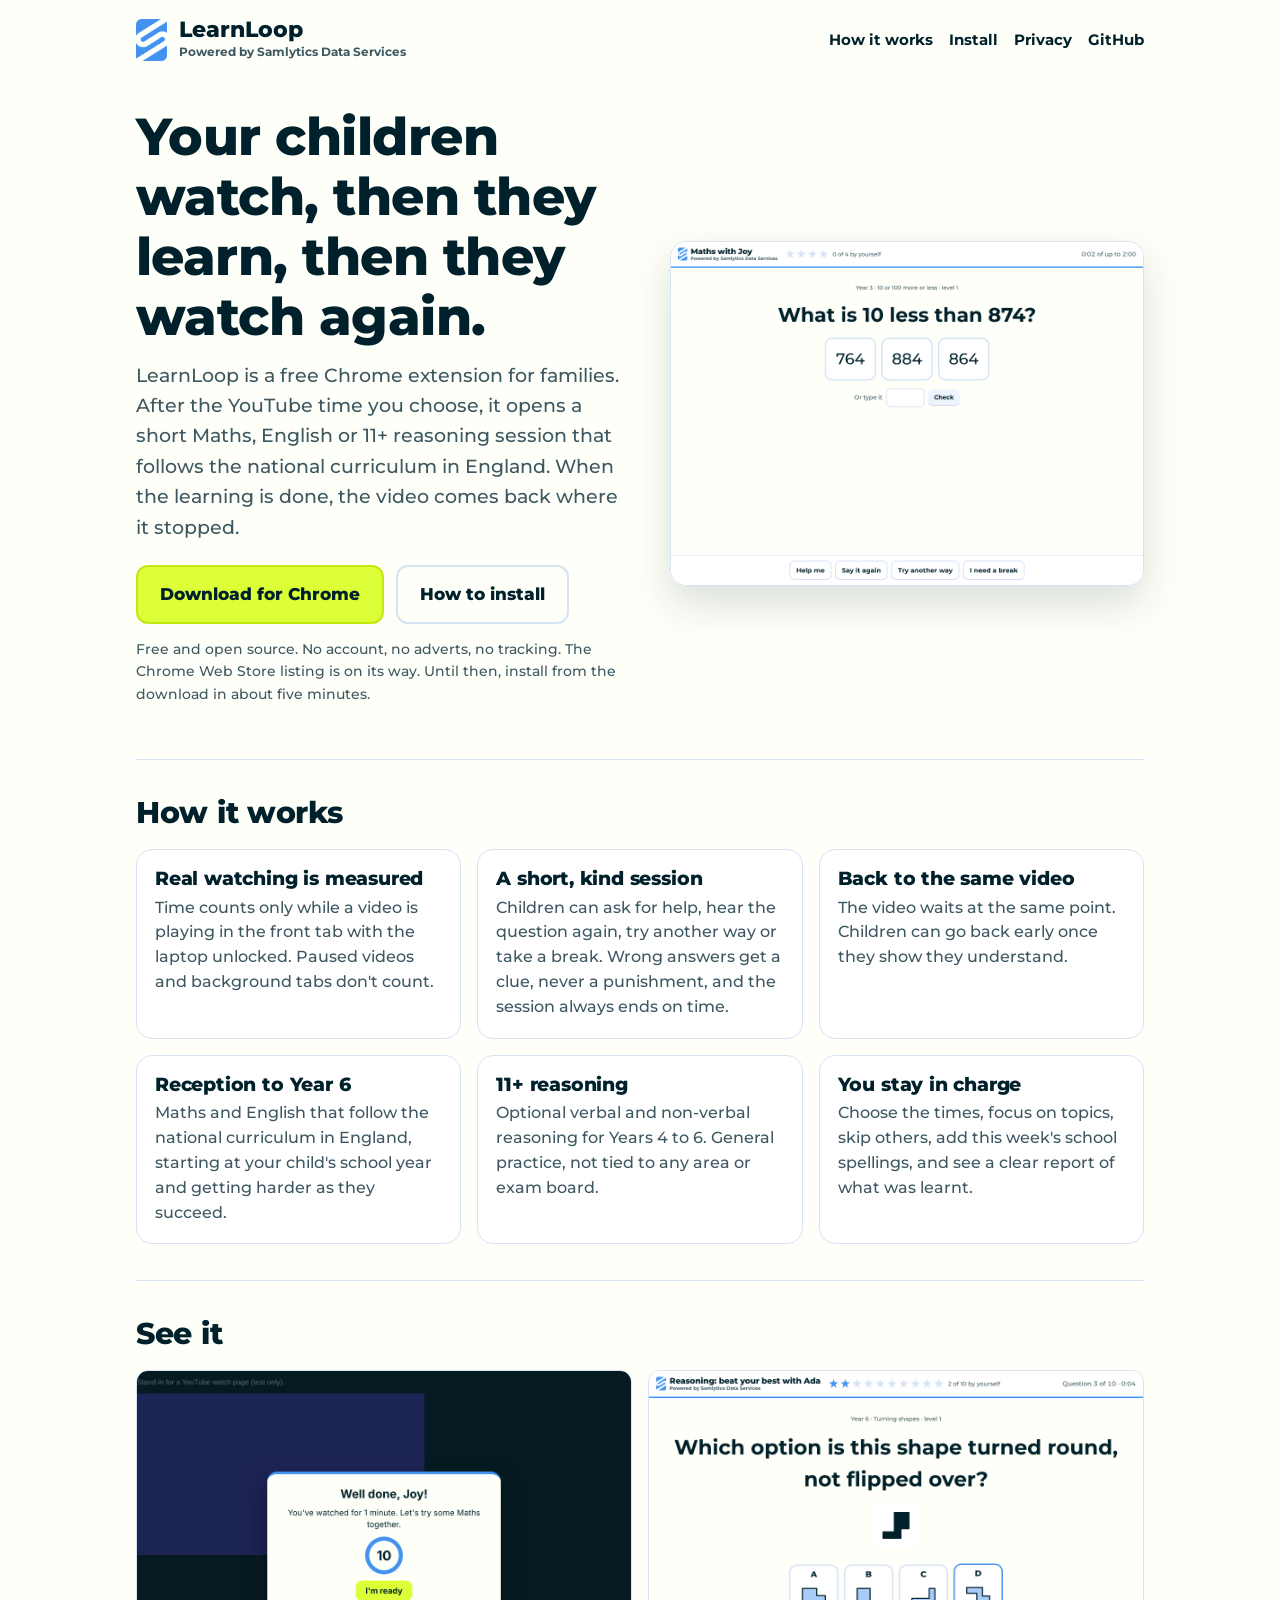
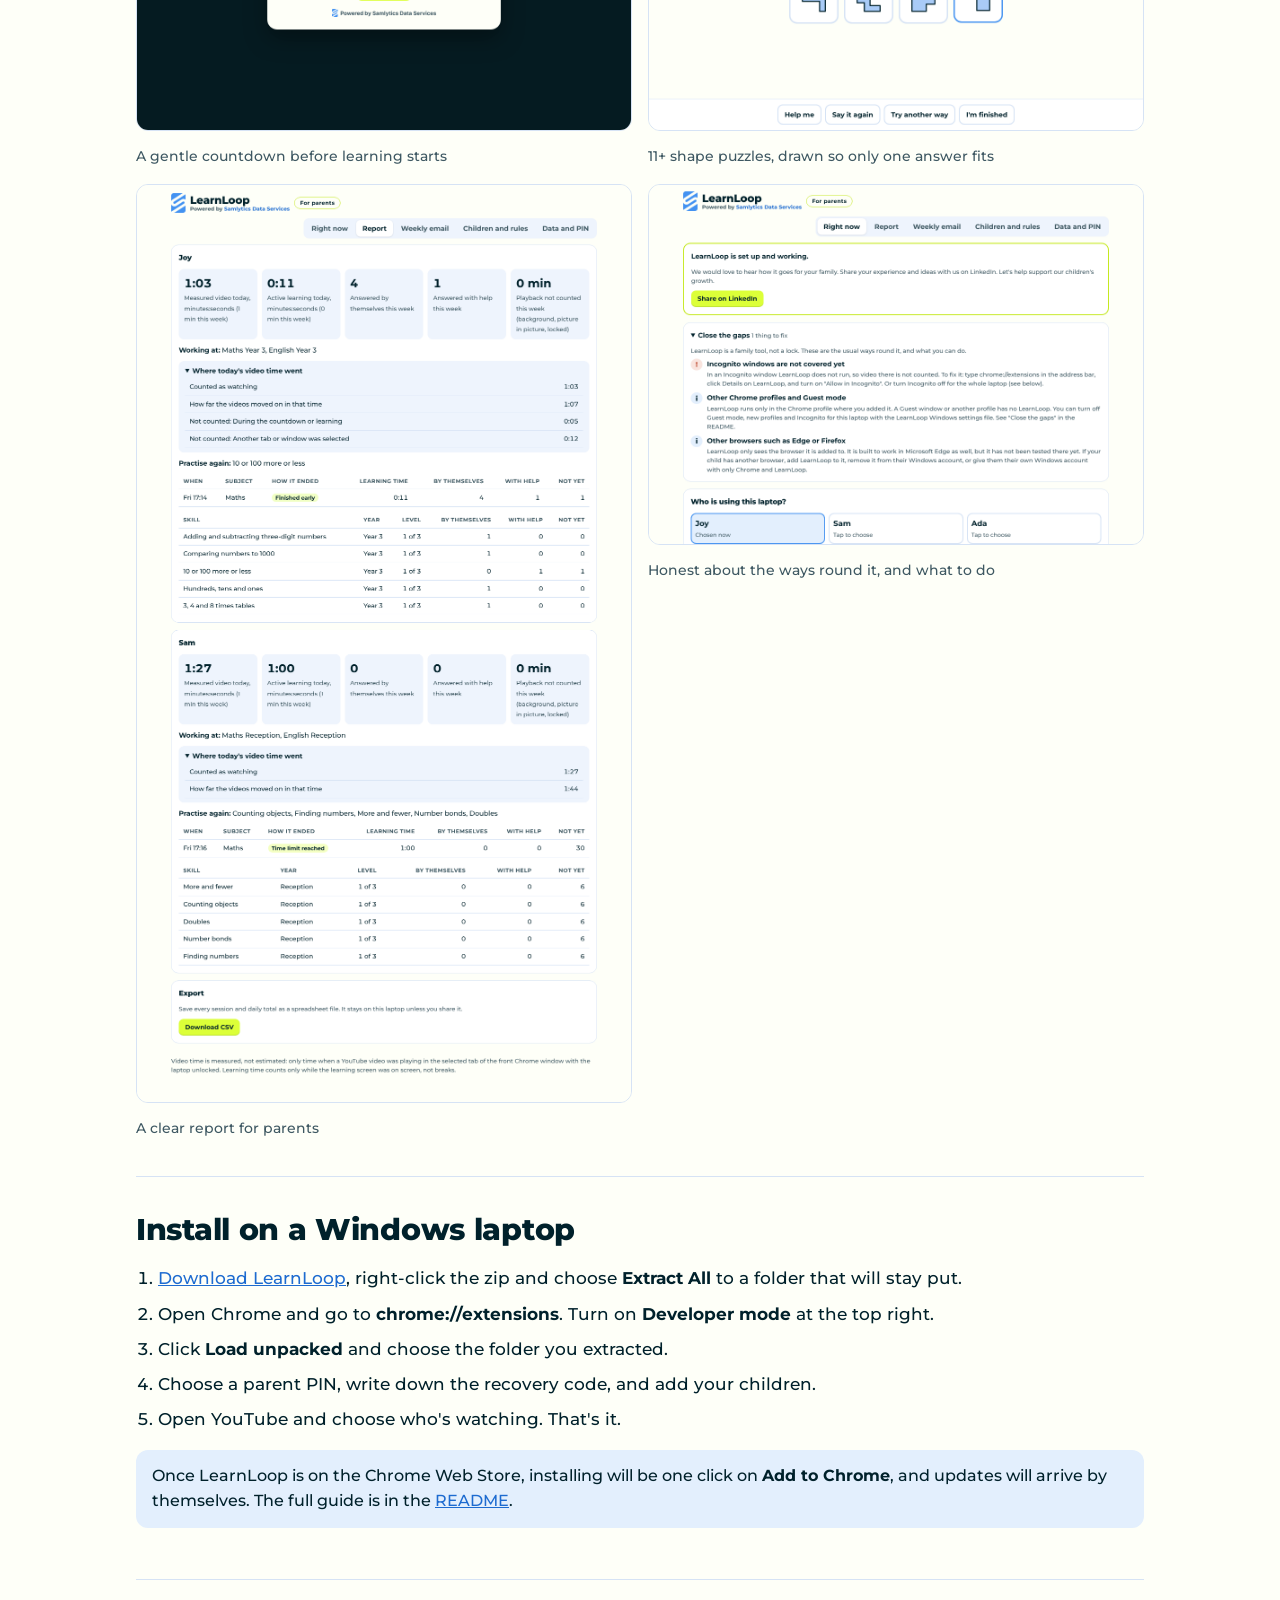
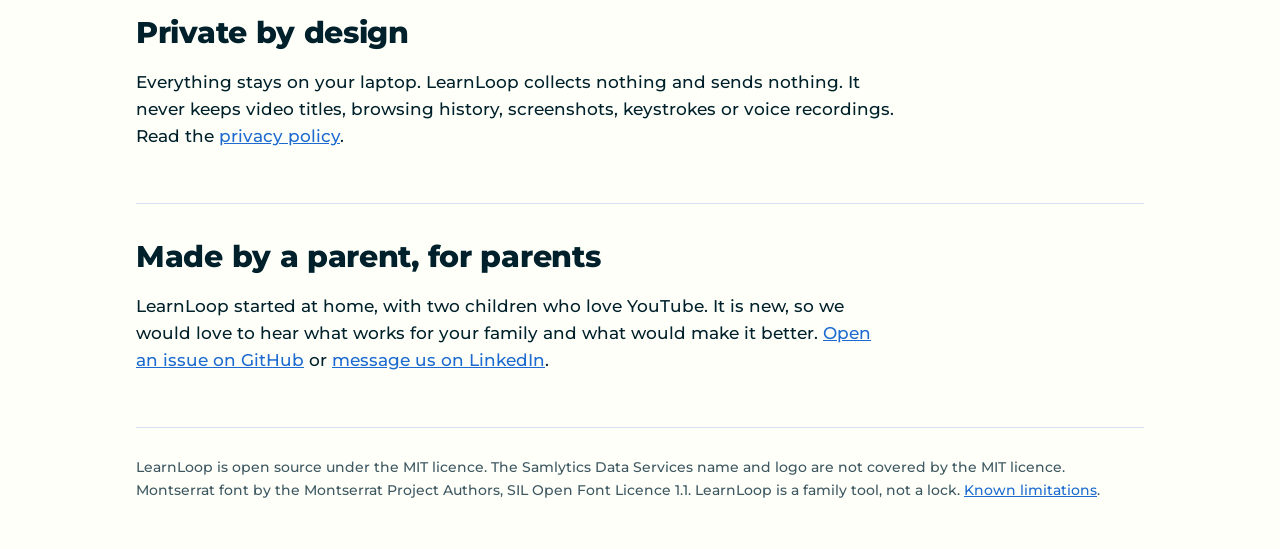
<file: docs/index.html>
<!doctype html>
<html lang="en-GB">
<head>
<meta charset="utf-8">
<meta name="viewport" content="width=device-width,initial-scale=1">
<title>LearnLoop: watch and learn</title>
<meta name="description" content="LearnLoop is a free, open-source Chrome extension that turns YouTube time into short, kind Maths, English and 11+ reasoning practice for primary school children.">
<link rel="icon" href="assets/samlytics-mark.png">
<link rel="stylesheet" href="assets/site.css">
</head>
<body>
<div class="wrap">
  <header class="top">
    <img src="assets/samlytics-mark.png" alt="Samlytics Data Services logo">
    <div><div class="name">LearnLoop</div><div class="by">Powered by Samlytics Data Services</div></div>
    <nav><a href="#how">How it works</a><a href="#install">Install</a><a href="privacy.html">Privacy</a><a href="https://github.com/SamsonOluwaseun/LearnLoop">GitHub</a></nav>
  </header>

  <div class="hero">
    <div>
      <h1>Your children watch, then they learn, then they watch again.</h1>
      <p class="lead">LearnLoop is a free Chrome extension for families. After the YouTube time you choose, it opens a short Maths, English or 11+ reasoning session that follows the national curriculum in England. When the learning is done, the video comes back where it stopped.</p>
      <div class="cta">
        <a class="btn" id="get" href="https://github.com/SamsonOluwaseun/LearnLoop/raw/main/download/LearnLoop-v1.2.0.zip">Download for Chrome</a>
        <a class="btn ghost" href="#install">How to install</a>
      </div>
      <p class="small">Free and open source. No account, no adverts, no tracking. The Chrome Web Store listing is on its way. Until then, install from the download in about five minutes.</p>
    </div>
    <img src="img/learning.png" alt="A LearnLoop learning screen with a Maths question, big answer buttons and Help me, Say it again, Try another way and I need a break">
  </div>

  <section id="how">
    <h2>How it works</h2>
    <div class="grid3">
      <div class="card"><h3>Real watching is measured</h3><p>Time counts only while a video is playing in the front tab with the laptop unlocked. Paused videos and background tabs don't count.</p></div>
      <div class="card"><h3>A short, kind session</h3><p>Children can ask for help, hear the question again, try another way or take a break. Wrong answers get a clue, never a punishment, and the session always ends on time.</p></div>
      <div class="card"><h3>Back to the same video</h3><p>The video waits at the same point. Children can go back early once they show they understand.</p></div>
      <div class="card"><h3>Reception to Year 6</h3><p>Maths and English that follow the national curriculum in England, starting at your child's school year and getting harder as they succeed.</p></div>
      <div class="card"><h3>11+ reasoning</h3><p>Optional verbal and non-verbal reasoning for Years 4 to 6. General practice, not tied to any area or exam board.</p></div>
      <div class="card"><h3>You stay in charge</h3><p>Choose the times, focus on topics, skip others, add this week's school spellings, and see a clear report of what was learnt.</p></div>
    </div>
  </section>

  <section>
    <h2>See it</h2>
    <div class="shots">
      <figure><img src="img/countdown.png" alt="A gentle countdown on a video page saying well done and naming the subject"><figcaption>A gentle countdown before learning starts</figcaption></figure>
      <figure><img src="img/reasoning.png" alt="A shape puzzle with four picture options"><figcaption>11+ shape puzzles, drawn so only one answer fits</figcaption></figure>
      <figure><img src="img/report.png" alt="The parent report with measured video time, learning time and answers"><figcaption>A clear report for parents</figcaption></figure>
      <figure><img src="img/gaps.png" alt="The Close the gaps panel listing Incognito, other profiles and other browsers"><figcaption>Honest about the ways round it, and what to do</figcaption></figure>
    </div>
  </section>

  <section id="install">
    <h2>Install on a Windows laptop</h2>
    <ol class="steps">
      <li><a href="https://github.com/SamsonOluwaseun/LearnLoop/raw/main/download/LearnLoop-v1.2.0.zip">Download LearnLoop</a>, right-click the zip and choose <b>Extract All</b> to a folder that will stay put.</li>
      <li>Open Chrome and go to <b>chrome://extensions</b>. Turn on <b>Developer mode</b> at the top right.</li>
      <li>Click <b>Load unpacked</b> and choose the folder you extracted.</li>
      <li>Choose a parent PIN, write down the recovery code, and add your children.</li>
      <li>Open YouTube and choose who's watching. That's it.</li>
    </ol>
    <p class="note">Once LearnLoop is on the Chrome Web Store, installing will be one click on <b>Add to Chrome</b>, and updates will arrive by themselves. The full guide is in the <a href="https://github.com/SamsonOluwaseun/LearnLoop#install-on-a-windows-laptop-chrome">README</a>.</p>
  </section>

  <section>
    <h2>Private by design</h2>
    <p class="prose">Everything stays on your laptop. LearnLoop collects nothing and sends nothing. It never keeps video titles, browsing history, screenshots, keystrokes or voice recordings. Read the <a href="privacy.html">privacy policy</a>.</p>
  </section>

  <section>
    <h2>Made by a parent, for parents</h2>
    <p class="prose">LearnLoop started at home, with two children who love YouTube. It is new, so we would love to hear what works for your family and what would make it better. <a href="https://github.com/SamsonOluwaseun/LearnLoop/issues">Open an issue on GitHub</a> or <a href="https://www.linkedin.com/in/samlytics-data-service-487a7728a/">message us on LinkedIn</a>.</p>
  </section>

  <footer>LearnLoop is open source under the MIT licence. The Samlytics Data Services name and logo are not covered by the MIT licence. Montserrat font by the Montserrat Project Authors, SIL Open Font Licence 1.1. LearnLoop is a family tool, not a lock. <a href="https://github.com/SamsonOluwaseun/LearnLoop/blob/main/docs/KNOWN-LIMITATIONS.md">Known limitations</a>.</footer>
</div>
</body>
</html>
</file>
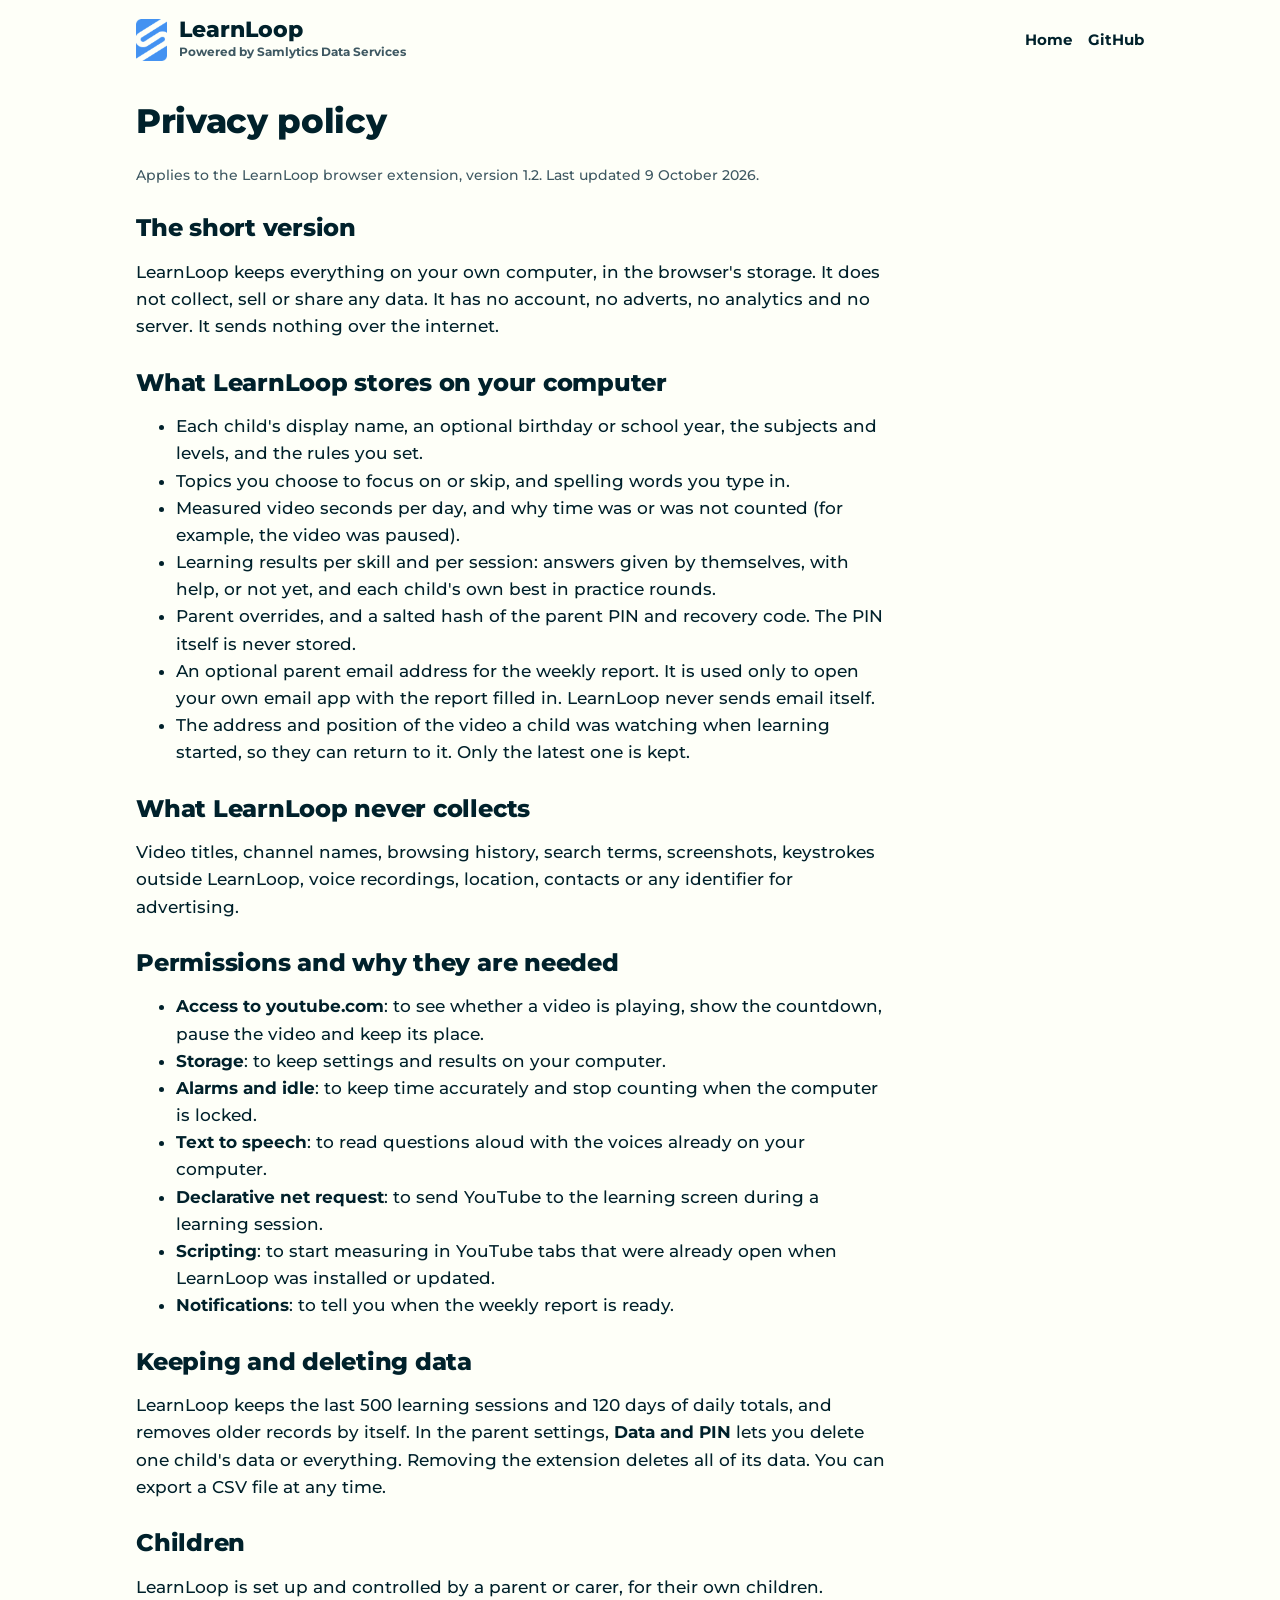
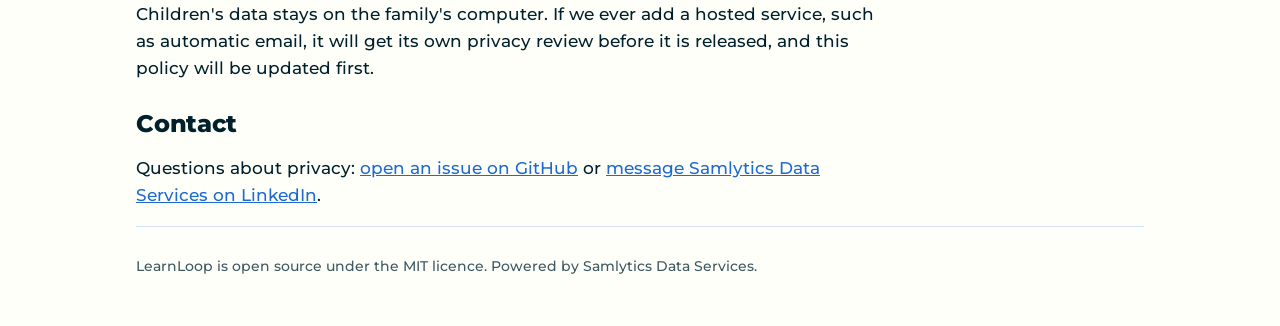
<file: docs/privacy.html>
<!doctype html>
<html lang="en-GB">
<head>
<meta charset="utf-8">
<meta name="viewport" content="width=device-width,initial-scale=1">
<title>LearnLoop privacy policy</title>
<link rel="icon" href="assets/samlytics-mark.png">
<link rel="stylesheet" href="assets/site.css">
</head>
<body>
<div class="wrap">
  <header class="top">
    <img src="assets/samlytics-mark.png" alt="Samlytics Data Services logo">
    <div><div class="name">LearnLoop</div><div class="by">Powered by Samlytics Data Services</div></div>
    <nav><a href="index.html">Home</a><a href="https://github.com/SamsonOluwaseun/LearnLoop">GitHub</a></nav>
  </header>
  <main class="prose">
    <h1>Privacy policy</h1>
    <p class="small">Applies to the LearnLoop browser extension, version 1.2. Last updated 9 October 2026.</p>

    <h2>The short version</h2>
    <p>LearnLoop keeps everything on your own computer, in the browser's storage. It does not collect, sell or share any data. It has no account, no adverts, no analytics and no server. It sends nothing over the internet.</p>

    <h2>What LearnLoop stores on your computer</h2>
    <ul>
      <li>Each child's display name, an optional birthday or school year, the subjects and levels, and the rules you set.</li>
      <li>Topics you choose to focus on or skip, and spelling words you type in.</li>
      <li>Measured video seconds per day, and why time was or was not counted (for example, the video was paused).</li>
      <li>Learning results per skill and per session: answers given by themselves, with help, or not yet, and each child's own best in practice rounds.</li>
      <li>Parent overrides, and a salted hash of the parent PIN and recovery code. The PIN itself is never stored.</li>
      <li>An optional parent email address for the weekly report. It is used only to open your own email app with the report filled in. LearnLoop never sends email itself.</li>
      <li>The address and position of the video a child was watching when learning started, so they can return to it. Only the latest one is kept.</li>
    </ul>

    <h2>What LearnLoop never collects</h2>
    <p>Video titles, channel names, browsing history, search terms, screenshots, keystrokes outside LearnLoop, voice recordings, location, contacts or any identifier for advertising.</p>

    <h2>Permissions and why they are needed</h2>
    <ul>
      <li><b>Access to youtube.com</b>: to see whether a video is playing, show the countdown, pause the video and keep its place.</li>
      <li><b>Storage</b>: to keep settings and results on your computer.</li>
      <li><b>Alarms and idle</b>: to keep time accurately and stop counting when the computer is locked.</li>
      <li><b>Text to speech</b>: to read questions aloud with the voices already on your computer.</li>
      <li><b>Declarative net request</b>: to send YouTube to the learning screen during a learning session.</li>
      <li><b>Scripting</b>: to start measuring in YouTube tabs that were already open when LearnLoop was installed or updated.</li>
      <li><b>Notifications</b>: to tell you when the weekly report is ready.</li>
    </ul>

    <h2>Keeping and deleting data</h2>
    <p>LearnLoop keeps the last 500 learning sessions and 120 days of daily totals, and removes older records by itself. In the parent settings, <b>Data and PIN</b> lets you delete one child's data or everything. Removing the extension deletes all of its data. You can export a CSV file at any time.</p>

    <h2>Children</h2>
    <p>LearnLoop is set up and controlled by a parent or carer, for their own children. Children's data stays on the family's computer. If we ever add a hosted service, such as automatic email, it will get its own privacy review before it is released, and this policy will be updated first.</p>

    <h2>Contact</h2>
    <p>Questions about privacy: <a href="https://github.com/SamsonOluwaseun/LearnLoop/issues">open an issue on GitHub</a> or <a href="https://www.linkedin.com/in/samlytics-data-service-487a7728a/">message Samlytics Data Services on LinkedIn</a>.</p>
  </main>
  <footer>LearnLoop is open source under the MIT licence. Powered by Samlytics Data Services.</footer>
</div>
</body>
</html>
</file>
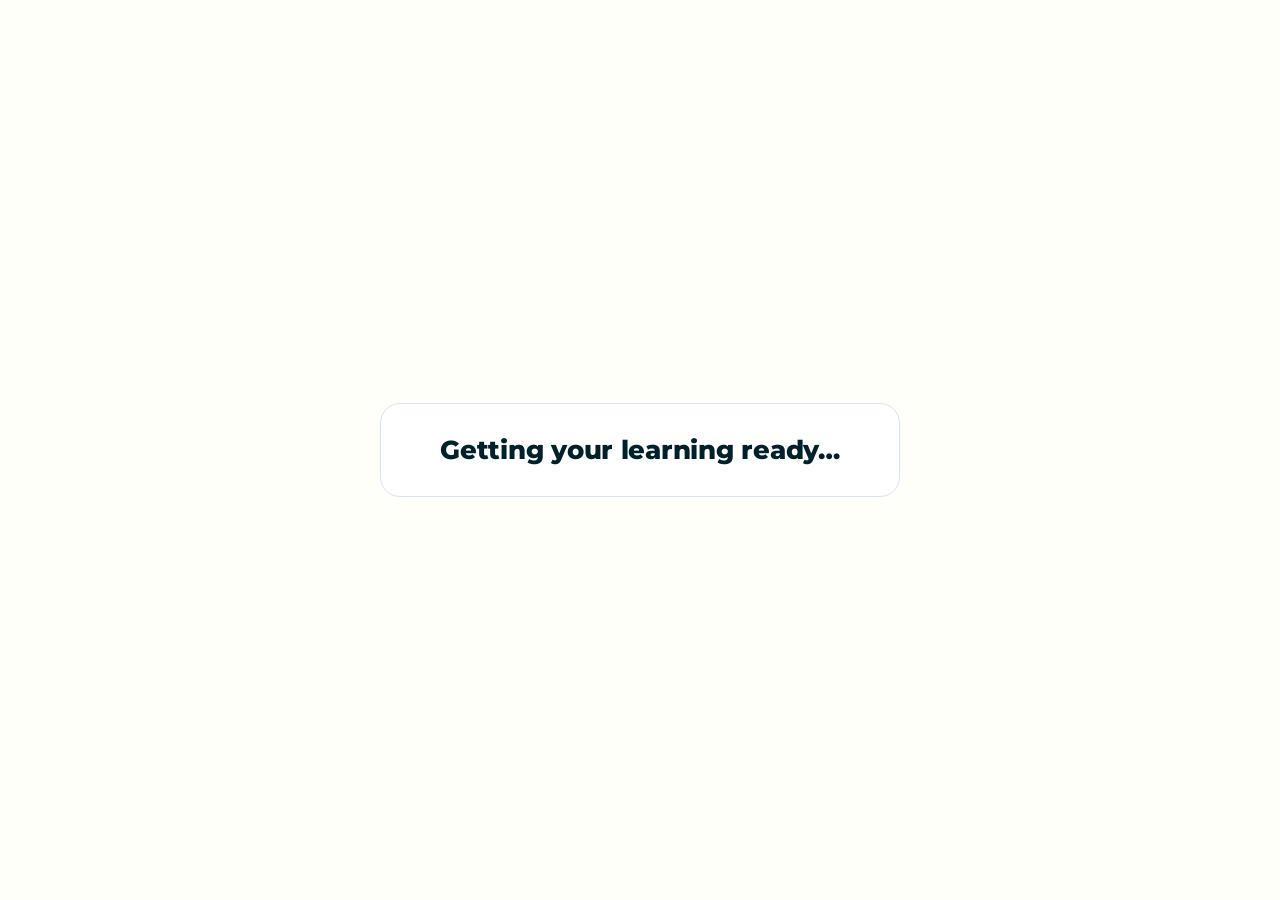
<file: extension/learn.html>
<!doctype html>
<html lang="en-GB">
<head>
<meta charset="utf-8">
<meta name="viewport" content="width=device-width,initial-scale=1">
<title>LearnLoop learning</title>
<link rel="stylesheet" href="ui.css">
<style>
  html,body{height:100%}
  .learn{position:fixed}
  .over{position:fixed}
  .lbody{padding-block:36px}
  .prompt{font-size:clamp(30px,5vw,46px)}
  .choice{min-width:120px;min-height:100px;font-size:36px}
  .choice.pic{font-size:60px;min-width:130px}
  .choice.text{font-size:20px;min-height:64px;min-width:140px;max-width:100%;font-family:var(--f-body);font-weight:700}
  .groups{display:flex;gap:18px;flex-wrap:wrap;justify-content:center}
  .groups>div{border:2px dashed var(--line);border-radius:16px;padding:10px 14px;display:grid;justify-items:center;gap:6px;min-width:140px}
  .groups b{font-size:22px;color:var(--brand-text)} .groups span{font-size:34px;max-width:260px}
  .tenframe{display:grid;grid-template-columns:repeat(5,40px);gap:6px;padding:8px;border:3px solid var(--ink);border-radius:10px}
  .tenframe i{width:40px;height:40px;border-radius:50%;border:2px dashed var(--line);display:block} .tenframe i.on{background:var(--brand);border:0}
  .tensones{display:flex;align-items:flex-end;gap:5px;flex-wrap:wrap;justify-content:center} .tensones .ten{width:14px;height:110px;display:block;background:repeating-linear-gradient(to bottom,var(--brand) 0 10px,var(--surface) 10px 11px);border:1px solid var(--brand-text);border-radius:3px}
  .tensones .one{width:14px;height:14px;display:block;background:var(--lime2);border:1px solid var(--leaf);border-radius:3px} .tensones .gap{width:14px}
  .array{display:grid;gap:6px} .array i{width:26px;height:26px;border-radius:50%;background:var(--brand);display:block}
  .fbar{display:grid;width:min(420px,90vw);height:44px;border:3px solid var(--ink);border-radius:8px;overflow:hidden} .fbar i{border-right:2px solid var(--ink);display:block} .fbar i:last-child{border-right:0} .fbar i.on{background:var(--lime2)}
  .coins{display:flex;gap:12px;flex-wrap:wrap;justify-content:center} .coin{width:74px;height:74px;border-radius:50%;display:grid;place-items:center;font-weight:800;font-size:20px;color:#00212B;border:3px solid rgb(0 0 0/.2)}
  .coin.copper{background:#D9915B} .coin.silver{background:#D7DDE2} .coin.gold{background:#E8C55A}
  svg.clock{width:200px;height:200px} .cface{fill:var(--surface);stroke:var(--ink);stroke-width:4} .cnum{font:700 11px var(--f-body);fill:var(--ink)} .chour{stroke:var(--ink)} .cmin{stroke:var(--brand)} .cdot{fill:var(--ink)}
  .bigtext{font-family:var(--f-display);font-weight:800;font-size:72px;line-height:1;color:var(--brand-text)} .bigtext.word{letter-spacing:.08em;color:var(--ink);background:var(--surface);border:3px solid var(--brand);border-radius:18px;padding:10px 28px}
  .sentence{font-size:24px;font-weight:700;background:var(--surface);border-left:6px solid var(--brand);border-radius:8px;padding:10px 18px;max-width:640px}
  .passage{font-size:19px;line-height:1.7;text-align:left;background:var(--surface);border:1px solid var(--line);border-radius:14px;padding:14px 18px;max-width:640px}
  .column{font:800 34px/1.25 ui-monospace,Consolas,monospace;margin:0;text-align:right}
  /* drawings for Years 4 to 6 and Reasoning */
  .svgbox{display:block} .qsvg{max-width:100%;height:auto}
  .qsvg .s-soft{fill:var(--sky-soft)} .qsvg .s-line{stroke:var(--ink);stroke-width:2;stroke-linejoin:round} .qsvg .s-fill{fill:var(--brand)} .qsvg .s-brandline{stroke:var(--brand)}
  .qsvg .s-text{fill:var(--ink);font:700 13px var(--f-body)} .qsvg .s-small{fill:var(--muted);font:600 11px var(--f-body)} .qsvg .s-gridline{stroke:var(--line);stroke-width:1}
  /* shape puzzles keep fixed paper colours in light and dark mode, so white, light and dark always mean the same */
  svg.nvr{background:#FFFFFF;border-radius:10px}
  svg.nvr .s-empty{fill:#FFFFFF} svg.nvr .s-soft{fill:#A9CBF7} svg.nvr .s-fill{fill:#00212B} svg.nvr .s-line{stroke:#00212B;stroke-width:2.5}
  svg.nvr .s-dot{fill:#C4553C} svg.nvr .s-cell{fill:#FFFFFF;stroke:#B9CCE6;stroke-width:2} svg.nvr .s-ask{stroke:#1D6BD0;stroke-dasharray:6 4}
  svg.nvr .s-big{fill:#1D6BD0;font:800 30px var(--f-display)} svg.nvr .s-text{fill:#00212B} svg.nvr .s-mirror{stroke:#C4553C;stroke-width:3;stroke-dasharray:7 5}
  .choice.svgc{display:grid;justify-items:center;gap:4px;padding:8px 10px;min-width:110px;min-height:auto;font-size:18px}
  .choice.svgc .opt{font:800 18px var(--f-display)} .choice.svgc svg{width:84px;height:auto}
  .switch{display:flex;gap:10px;align-items:flex-start;text-align:left;background:var(--accent-soft);border-radius:12px;padding:10px 14px;font-size:16px;max-width:520px}
  .switch input{width:22px;height:22px;margin-top:2px;accent-color:var(--brand)}
  .speakbtn.big{width:72px;height:72px;font-size:34px}
  .speakbtn{border:0;background:var(--sky-soft);border-radius:99px;width:52px;height:52px;font-size:24px}
</style>
</head>
<body>
<div id="app"><div class="over"><div class="card"><h2>Getting your learning ready…</h2></div></div></div>
<script src="curriculum.js"></script>
<script src="curriculum-ks2.js"></script>
<script src="reasoning.js"></script>
<script src="engine.js"></script>
<script src="learn.js"></script>
</body>
</html>
</file>
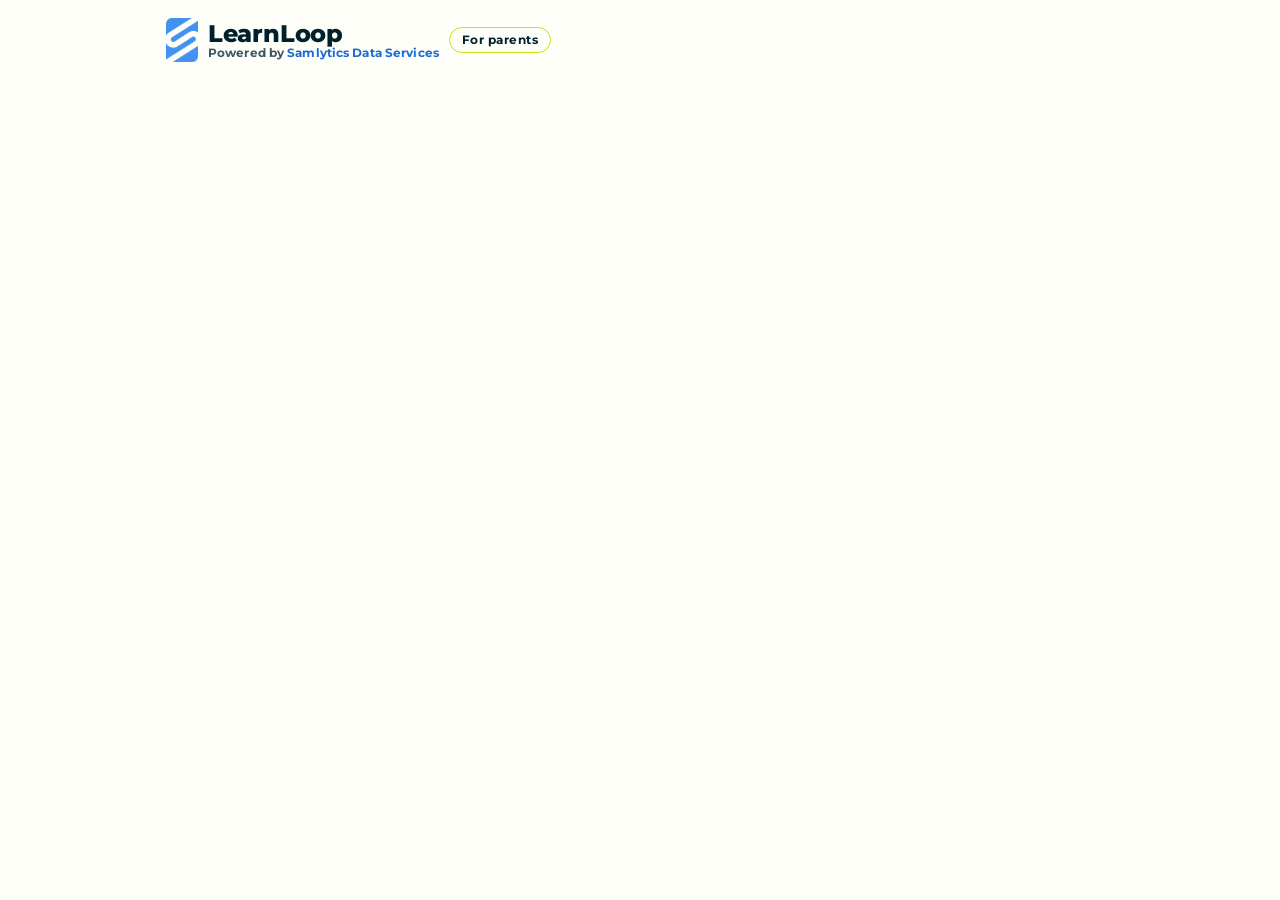
<file: extension/options.html>
<!doctype html>
<html lang="en-GB">
<head>
<meta charset="utf-8">
<meta name="viewport" content="width=device-width,initial-scale=1">
<title>LearnLoop for parents</title>
<link rel="stylesheet" href="ui.css">
<style>
  .wrap{max-width:980px}
  .stack{display:grid;gap:16px}
  .kidform{border:1px solid var(--line);border-radius:14px;padding:14px;display:grid;gap:10px}
  .actions{display:flex;flex-wrap:wrap;gap:8px}
  .code{font-family:Consolas,"Cascadia Mono",monospace;font-size:26px;letter-spacing:.12em;background:var(--accent-soft);padding:10px 16px;border-radius:12px;user-select:all}
  .ok{color:var(--leaf);font-weight:700}
  .state{font-weight:700}
  .confirm{background:var(--rose-soft);border-radius:12px;padding:12px;display:grid;gap:8px}
  .card{text-align:left;justify-items:stretch;margin:24px auto}
  select[data-b]{width:auto;min-width:96px;border:1px solid var(--line);border-radius:9px;padding:7px 10px;background:var(--surface)}
  .tabs{flex-wrap:wrap}
  details.gaps summary{cursor:pointer} .gaplist{list-style:none;margin:8px 0 0;padding:0;display:grid;gap:10px} .gaplist li{display:flex;gap:10px;align-items:flex-start}
  .gaplist .tick{flex:0 0 26px;height:26px;border-radius:50%;display:grid;place-items:center;font-weight:800;background:var(--sky-soft);color:var(--ink)} .gaplist .tick.done{background:var(--leaf-soft);color:var(--leaf)} .gaplist .tick.warn{background:var(--rose-soft);color:var(--rose)}
  details.topics{border:1px dashed var(--line);border-radius:12px;padding:10px 12px;display:grid;gap:10px}
  details.topics[open]{gap:10px}
  .topicbox{display:grid;gap:6px} .topicbox select{border:1px solid var(--line);border-radius:8px;padding:5px 8px;background:var(--surface)}
  textarea{width:100%;border:1px solid var(--line);border-radius:9px;padding:8px 10px;font:inherit;background:var(--surface);color:var(--ink)}
</style>
</head>
<body>
<div class="wrap">
  <header class="top">
    <div class="brand"><img class="mark" src="brand/samlytics-mark.png" alt="Samlytics Data Services logo"><div class="brandtext"><h1>LearnLoop</h1><span class="powered">Powered by <b>Samlytics Data Services</b></span></div><span class="chip">For parents</span></div>
    <nav class="tabs" role="tablist" id="tabs" hidden>
      <button role="tab" data-v="now" aria-selected="true">Right now</button>
      <button role="tab" data-v="report" aria-selected="false">Report</button>
      <button role="tab" data-v="weekly" aria-selected="false">Weekly email</button>
      <button role="tab" data-v="kids" aria-selected="false">Children and rules</button>
      <button role="tab" data-v="privacy" aria-selected="false">Data and PIN</button>
    </nav>
  </header>
  <main id="main"></main>
</div>
<script src="curriculum.js"></script>
<script src="curriculum-ks2.js"></script>
<script src="reasoning.js"></script>
<script src="engine.js"></script>
<script src="core.js"></script>
<script src="options.js"></script>
</body>
</html>
</file>
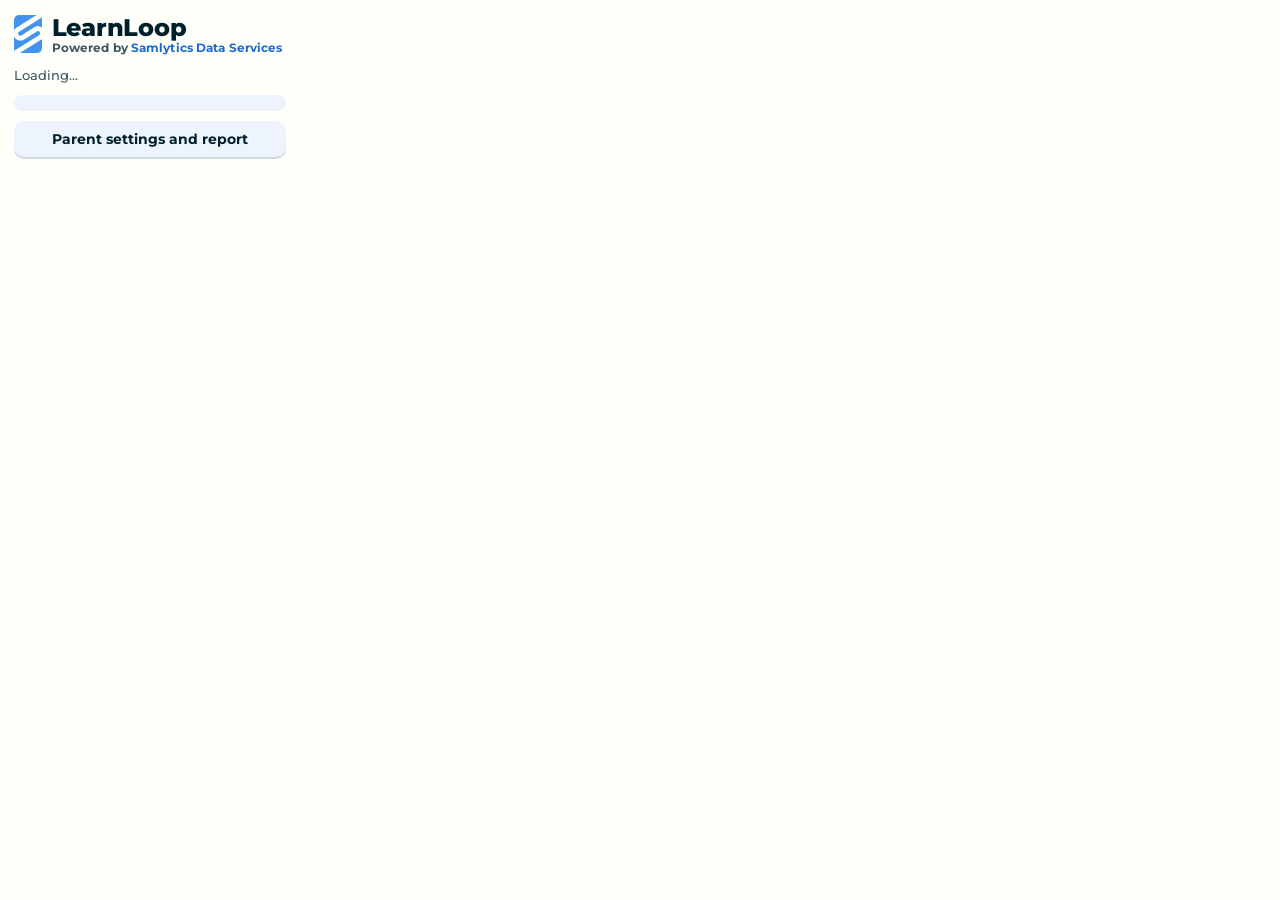
<file: extension/popup.html>
<!doctype html>
<html lang="en-GB"><head><meta charset="utf-8"><title>LearnLoop</title><link rel="stylesheet" href="ui.css">
<style>body{width:300px;padding:14px;display:grid;gap:10px}h1{font-size:20px}.mark{height:38px}</style></head>
<body>
<div class="brand"><img class="mark" src="brand/samlytics-mark.png" alt="Samlytics Data Services logo"><div class="brandtext"><h1>LearnLoop</h1><span class="powered">Powered by <b>Samlytics Data Services</b></span></div></div>
<div id="s" class="note">Loading…</div>
<div id="d" class="why"></div>
<button class="btn small" id="practise" hidden>Practise (no video needed)</button>
<button class="btn small ghost" id="open">Parent settings and report</button>
<script src="popup.js"></script>
</body></html>
</file>
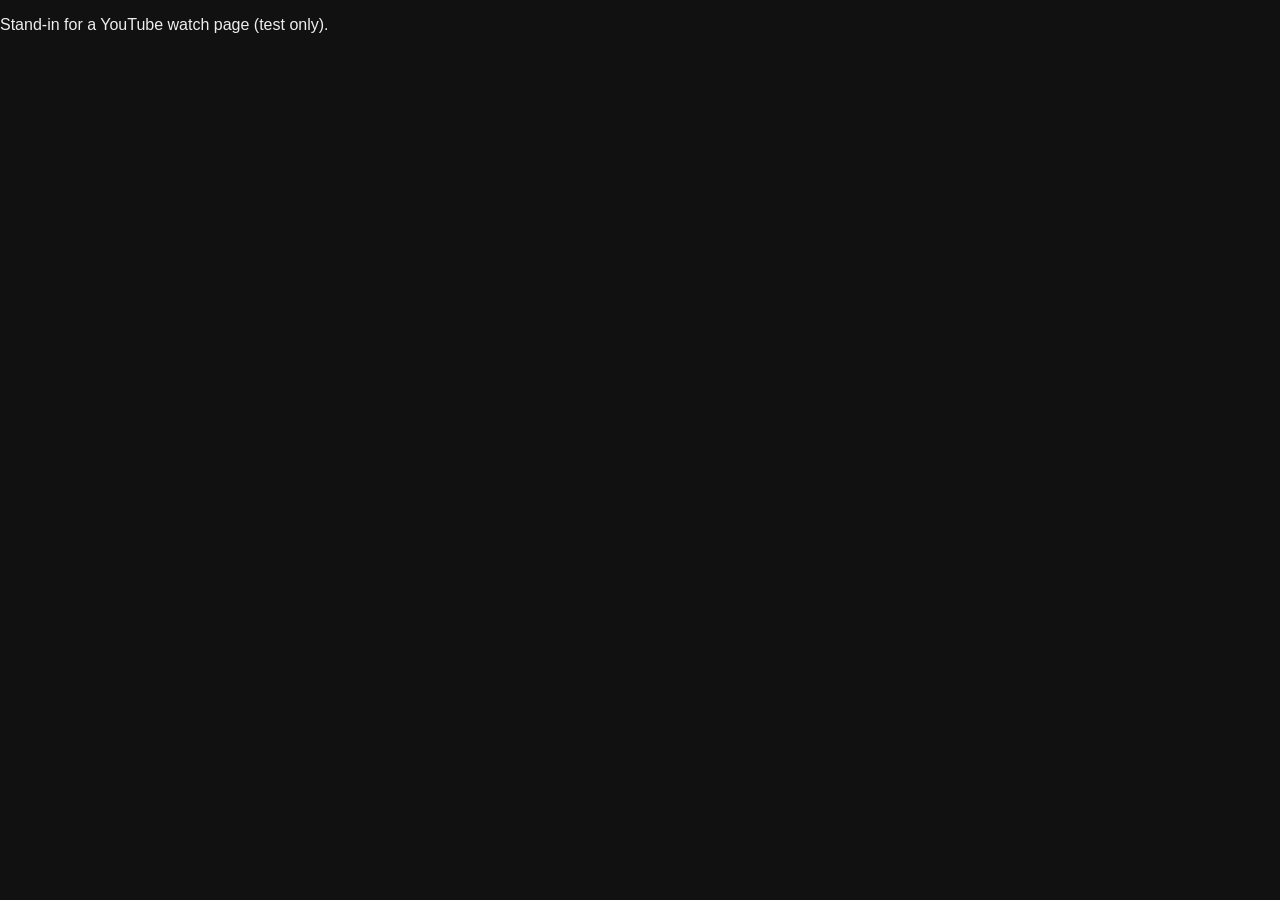
<file: tests/e2e/video.html>
<!doctype html><html><head><meta charset="utf-8"><title>Stand-in video page</title></head>
<body style="margin:0;background:#111;color:#eee;font-family:sans-serif">
<p>Stand-in for a YouTube watch page (test only).</p>
<video class="html5-main-video" id="v" width="640" height="360" muted playsinline></video>
<script>
// A canvas stream gives a real <video> element that plays and pauses, without any network.
const c = document.createElement('canvas'); c.width = 320; c.height = 180; const x = c.getContext('2d');
let f = 0; setInterval(() => { x.fillStyle = `hsl(${f++ % 360},60%,40%)`; x.fillRect(0, 0, 320, 180); }, 50);
// ?file=1 uses a real 3-minute clip so playback speed and seeking behave like YouTube
if (new URLSearchParams(location.search).get('file')) { const el = document.getElementById('v'); el.src = 'clip.webm'; el.loop = true; }
else document.getElementById('v').srcObject = c.captureStream(20);
</script></body></html>
</file>
<file: docs/assets/site.css>
@font-face{font-family:"Montserrat";font-weight:500;font-display:swap;src:url("montserrat-latin-500-normal.woff2") format("woff2")}
@font-face{font-family:"Montserrat";font-weight:700;font-display:swap;src:url("montserrat-latin-700-normal.woff2") format("woff2")}
@font-face{font-family:"Montserrat";font-weight:800;font-display:swap;src:url("montserrat-latin-800-normal.woff2") format("woff2")}
:root{--bg:#FEFFF8;--surface:#FFFFFF;--ink:#00212B;--muted:#3E5862;--line:#D6E3F5;--blue:#4392F1;--blue-text:#1D6BD0;--lime:#DCFF38;--lime2:#C2E812;--soft:#E3EFFD;--navy:#00212B}
@media (prefers-color-scheme:dark){:root:not([data-theme="light"]){--bg:#00212B;--surface:#06303D;--ink:#FEFFF8;--muted:#A9BDC4;--line:#1A4A5A;--blue:#6AA8F4;--blue-text:#8DBDF7;--soft:#0F3B5E}}
:root[data-theme="dark"]{--bg:#00212B;--surface:#06303D;--ink:#FEFFF8;--muted:#A9BDC4;--line:#1A4A5A;--blue:#6AA8F4;--blue-text:#8DBDF7;--soft:#0F3B5E}
*{box-sizing:border-box}
body{margin:0;background:var(--bg);color:var(--ink);font:500 17px/1.6 "Montserrat","Segoe UI",system-ui,sans-serif}
a{color:var(--blue-text)}
.wrap{max-width:1040px;margin:0 auto;padding:0 16px}
header.top{display:flex;align-items:center;gap:12px;padding:18px 0}
header.top img{height:42px}
header.top .name{font-weight:800;font-size:22px;line-height:1.1}
header.top .by{font-size:12px;font-weight:700;color:var(--muted)}
header.top nav{margin-left:auto;display:flex;gap:16px;font-weight:700;font-size:15px}
header.top nav a{text-decoration:none;color:var(--ink)}
h1,h2,h3{font-weight:800;letter-spacing:-.01em;line-height:1.15;text-wrap:balance}
.hero{display:grid;grid-template-columns:1.05fr 1fr;gap:36px;align-items:center;padding:28px 0 40px}
.hero h1{font-size:clamp(32px,5vw,52px);margin:0 0 14px}
.hero p.lead{font-size:19px;color:var(--muted);margin:0 0 22px}
.hero img{width:100%;border-radius:16px;border:1px solid var(--line);box-shadow:0 18px 40px rgb(0 33 43/.14)}
.cta{display:flex;flex-wrap:wrap;gap:12px;align-items:center}
.btn{display:inline-block;background:var(--lime);color:#00212B;font-weight:800;padding:14px 22px;border-radius:12px;text-decoration:none;border:2px solid var(--lime2)}
.btn.ghost{background:transparent;color:var(--ink);border-color:var(--line)}
.small{font-size:14px;color:var(--muted)}
section{padding:36px 0;border-top:1px solid var(--line)}
section h2{font-size:30px;margin:0 0 18px}
.grid3{display:grid;grid-template-columns:repeat(3,1fr);gap:16px}
.card{background:var(--surface);border:1px solid var(--line);border-radius:16px;padding:18px}
.card h3{font-size:19px;margin:0 0 6px}
.card p{margin:0;color:var(--muted);font-size:15.5px}
.shots{display:grid;grid-template-columns:repeat(2,1fr);gap:16px}
.shots figure{margin:0}
.shots img{width:100%;border-radius:12px;border:1px solid var(--line)}
.shots figcaption{font-size:14px;color:var(--muted);margin-top:6px}
ol.steps{padding-left:22px;display:grid;gap:8px}
.note{background:var(--soft);border-radius:12px;padding:14px 16px;font-size:15.5px}
footer{padding:28px 0 48px;border-top:1px solid var(--line);font-size:14px;color:var(--muted)}
.prose{max-width:760px}
.prose h2{font-size:24px;margin:28px 0 8px}
@media (max-width:820px){.hero{grid-template-columns:1fr}.grid3,.shots{grid-template-columns:1fr}header.top nav{display:none}}
</file>
<file: extension/ui.css>
/* LearnLoop styles in the Samlytics Data Services palette. Offline: Montserrat is bundled (SIL Open Font Licence). */
@font-face{font-family:"Montserrat";font-weight:500;font-style:normal;font-display:swap;src:url("fonts/montserrat-latin-500-normal.woff2") format("woff2")}
@font-face{font-family:"Montserrat";font-weight:700;font-style:normal;font-display:swap;src:url("fonts/montserrat-latin-700-normal.woff2") format("woff2")}
@font-face{font-family:"Montserrat";font-weight:800;font-style:normal;font-display:swap;src:url("fonts/montserrat-latin-800-normal.woff2") format("woff2")}

/* Brand: cream #FEFFF8, blue #4392F1, navy #00212B, lime #DCFF38 and #C2E812. Lime carries actions, blue carries progress. */
:root{
  --bg:#FEFFF8; --surface:#FFFFFF; --sunk:#EEF4FD; --ink:#00212B; --muted:#3E5862; --line:#D6E3F5;
  --accent:#DCFF38; --accent-ink:#00212B; --accent-soft:#F4FFC2; --lime2:#C2E812;
  --brand:#4392F1; --brand-text:#1D6BD0;
  --leaf:#4D7300; --leaf-soft:#F1FFC4; --sky:#4392F1; --sky-soft:#E3EFFD; --rose:#C4553C; --rose-soft:#F9E4DE;
  --screen:#00212B; --screen-ink:#FEFFF8;
  --f-display:"Montserrat","Segoe UI",system-ui,sans-serif;
  --f-body:"Montserrat","Segoe UI",system-ui,sans-serif;
  --r:16px;
}
@media (prefers-color-scheme: dark){:root:not([data-theme="light"]){
  --bg:#00212B; --surface:#06303D; --sunk:#0B3A49; --ink:#FEFFF8; --muted:#A9BDC4; --line:#1A4A5A;
  --accent:#DCFF38; --accent-ink:#00212B; --accent-soft:#2F3D07; --lime2:#C2E812;
  --brand:#6AA8F4; --brand-text:#8DBDF7;
  --leaf:#C2E812; --leaf-soft:#2B3A08; --sky:#6AA8F4; --sky-soft:#0F3B5E; --rose:#EE8A72; --rose-soft:#3E231D;
  --screen:#001820; --screen-ink:#FEFFF8; color-scheme:dark }}
:root[data-theme="dark"]{
  --bg:#00212B; --surface:#06303D; --sunk:#0B3A49; --ink:#FEFFF8; --muted:#A9BDC4; --line:#1A4A5A;
  --accent:#DCFF38; --accent-ink:#00212B; --accent-soft:#2F3D07; --lime2:#C2E812;
  --brand:#6AA8F4; --brand-text:#8DBDF7;
  --leaf:#C2E812; --leaf-soft:#2B3A08; --sky:#6AA8F4; --sky-soft:#0F3B5E; --rose:#EE8A72; --rose-soft:#3E231D;
  --screen:#001820; --screen-ink:#FEFFF8; color-scheme:dark }
*{box-sizing:border-box}
[hidden]{display:none!important}
body{background:var(--bg);color:var(--ink);font-family:var(--f-body);font-weight:500;font-size:15px;line-height:1.55}
.wrap{max-width:1120px;margin:0 auto;padding-inline:16px;padding-block:18px 48px}
h1,h2,h3{font-family:var(--f-display);font-weight:800;letter-spacing:-.01em;text-wrap:balance;margin:0}
b,strong,th{font-weight:700}
button,input,select{font:inherit;color:inherit}
button{cursor:pointer}
:focus-visible{outline:3px solid var(--sky);outline-offset:2px}
.num{font-variant-numeric:tabular-nums}

/* header */
.top{display:flex;flex-wrap:wrap;align-items:center;gap:12px 20px;margin-bottom:14px}
.brand{display:flex;align-items:center;gap:10px}
.mark{height:44px;width:auto;display:block}
.brandtext{display:grid;line-height:1.15}
.brand h1{font-size:24px}
.powered{font-size:11.5px;font-weight:700;color:var(--muted);letter-spacing:.01em}
.powered b{color:var(--brand-text)}
.chip{font-size:12px;letter-spacing:.04em;padding:3px 12px;border-radius:99px;border:1.5px solid var(--lime2);color:var(--ink);font-weight:700}
.tabs{display:flex;gap:4px;background:var(--sunk);padding:4px;border-radius:12px;margin-left:auto}
.tabs button{border:0;background:none;padding:7px 14px;border-radius:9px;font-weight:700;color:var(--muted)}
.tabs button[aria-selected="true"]{background:var(--surface);color:var(--ink);box-shadow:0 1px 3px rgb(0 0 0/.12)}
.parentbtn{border:1px solid var(--line);background:var(--surface);border-radius:10px;padding:7px 12px;font-weight:700}

/* state rail */
.rail{display:flex;flex-wrap:wrap;gap:6px;align-items:center;margin-bottom:16px;font-size:13px;color:var(--muted)}
.rail .st{padding:4px 10px;border-radius:99px;border:1px dashed var(--line)}
.rail .st.on{border:1px solid var(--accent);background:var(--accent);color:var(--accent-ink);font-weight:700}
.rail .arrow{opacity:.6}
.note{font-size:13px;color:var(--muted)}

/* child view grid */
.childgrid{display:grid;grid-template-columns:minmax(0,1fr) 300px;gap:16px;align-items:start}
@media (max-width:860px){.childgrid{grid-template-columns:1fr}}
.panel{background:var(--surface);border:1px solid var(--line);border-radius:var(--r);padding:16px;display:grid;gap:12px}
.panel h3{font-size:16px}
.who{display:flex;gap:8px}
.who button{flex:1;border:2px solid var(--line);background:var(--surface);border-radius:12px;padding:8px;text-align:left}
.who button[aria-pressed="true"]{border-color:var(--brand);background:var(--sky-soft)}
.who b{display:block;font-family:var(--f-display);font-size:17px}
.who small{color:var(--muted)}

/* browser frame */
.browser{border-radius:var(--r);overflow:hidden;border:1px solid var(--line);background:var(--surface);min-width:0}
.bar{display:flex;align-items:center;gap:8px;padding:8px 10px;background:var(--sunk);border-bottom:1px solid var(--line);font-size:13px}
.dots{display:flex;gap:5px}.dots i{width:10px;height:10px;border-radius:50%;background:var(--line);display:block}
.url{flex:1;min-width:0;background:var(--surface);border:1px solid var(--line);border-radius:8px;padding:4px 10px;color:var(--muted);white-space:nowrap;overflow:hidden;text-overflow:ellipsis}
.tabsim{display:flex;gap:4px;padding:6px 10px 0;background:var(--sunk);font-size:12px}
.tabsim span{padding:5px 12px;border-radius:8px 8px 0 0;background:var(--bg);color:var(--muted);max-width:50%;white-space:nowrap;overflow:hidden;text-overflow:ellipsis}
.tabsim span.on{background:var(--surface);color:var(--ink);font-weight:700}
.stage{position:relative;min-height:440px}

/* video */
.video{background:var(--screen);color:var(--screen-ink);aspect-ratio:16/9;max-width:100%;position:relative;display:grid;place-items:center;overflow:hidden}
.video canvas{position:absolute;inset:0;width:100%;height:100%}
.play{position:relative;width:76px;height:76px;border-radius:50%;border:0;background:rgb(255 255 255/.92);color:#151B2E;font-size:28px;display:grid;place-items:center}
.vmeta{padding:12px 14px;display:grid;gap:8px}
.vmeta h2{font-size:18px}
.prog{height:6px;border-radius:9px;background:var(--sunk);overflow:hidden}.prog i{display:block;height:100%;background:var(--rose);width:0}
.vrow{display:flex;justify-content:space-between;font-size:13px;color:var(--muted);gap:8px;flex-wrap:wrap}

/* meter */
.meter{display:grid;gap:6px}
.big{font-family:var(--f-display);font-size:30px;line-height:1}
.track{height:12px;border-radius:9px;background:var(--sunk);overflow:hidden}.track i{display:block;height:100%;background:var(--brand);width:0;transition:width .25s}
.why{font-size:13px;padding:8px 10px;border-radius:10px;background:var(--sunk)}
.why.yes{background:var(--leaf-soft)}
.toggles{display:grid;gap:8px}
.toggles label{display:flex;align-items:center;gap:8px;font-size:14px}
.toggles input{width:18px;height:18px;accent-color:var(--sky)}
.speed{display:flex;gap:8px;align-items:center;font-size:13px;flex-wrap:wrap}
.speed select{border:1px solid var(--line);border-radius:8px;padding:3px 6px;background:var(--surface)}

/* overlays inside stage */
.over{position:absolute;inset:0;background:var(--bg);display:grid;place-items:center;padding:20px;overflow:auto}
.card{background:var(--surface);border:1px solid var(--line);border-radius:20px;padding:26px;max-width:520px;width:100%;display:grid;gap:14px;text-align:center;justify-items:center}
.card h2{font-size:26px}
.ring{width:96px;height:96px;border-radius:50%;display:grid;place-items:center;font-family:var(--f-display);font-size:34px;background:conic-gradient(var(--accent) var(--p,100%),var(--sunk) 0)}
.ring span{width:76px;height:76px;border-radius:50%;background:var(--surface);display:grid;place-items:center}
.btn{border:0;border-radius:14px;padding:12px 22px;font-weight:700;font-size:17px;background:var(--accent);color:var(--accent-ink)}
.btn.ghost{background:var(--sunk);color:var(--ink)}
.btn.small{font-size:14px;padding:8px 14px;border-radius:10px}

/* learning */
.learn{position:absolute;inset:0;background:var(--bg);display:grid;grid-template-rows:auto 1fr auto;overflow:auto}
.lhead{display:flex;flex-wrap:wrap;gap:10px 18px;align-items:center;padding:12px 16px;border-bottom:1px solid var(--line);background:var(--surface)}
.lhead h2{font-size:18px}
.stars{display:flex;gap:4px;align-items:center}
.stars i{width:22px;height:22px;display:block;clip-path:polygon(50% 0,61% 35%,98% 35%,68% 57%,79% 91%,50% 70%,21% 91%,32% 57%,2% 35%,39% 35%);background:var(--line)}
.stars i.on{background:var(--brand)}
.clock{margin-left:auto;font-size:14px;color:var(--muted)}
.lbody{padding:22px 16px;display:grid;gap:18px;justify-items:center;align-content:start;text-align:center}
.prompt{font-family:var(--f-display);font-size:clamp(24px,4vw,36px);font-weight:600}
.visual{display:flex;flex-wrap:wrap;gap:10px;justify-content:center;font-size:44px;max-width:460px}
.visual .n{display:grid;justify-items:center;font-size:14px;font-family:var(--f-display);color:var(--muted)}
.visual .n b{font-size:44px;font-weight:400}
.choices{display:flex;flex-wrap:wrap;gap:12px;justify-content:center}
.choice{min-width:104px;min-height:88px;border-radius:18px;border:3px solid var(--line);background:var(--surface);font-family:var(--f-display);font-size:30px;padding:8px 18px;transition:transform .1s}
.choice.pic{font-size:52px;min-width:116px}
.choice:hover{border-color:var(--sky);transform:translateY(-2px)}
.choice.good{border-color:var(--lime2);background:var(--leaf-soft)}
.choice.miss{opacity:.45}
.typed{display:flex;gap:8px;align-items:center;font-size:14px;color:var(--muted);flex-wrap:wrap;justify-content:center}
.typed input{width:90px;border:2px solid var(--line);border-radius:10px;padding:6px 10px;font-size:18px;background:var(--surface);text-align:center}
.feedback{min-height:24px;max-width:520px;padding:12px 16px;border-radius:14px;font-size:16px}
.feedback.good{background:var(--leaf-soft)}
.feedback.hint{background:var(--sky-soft)}
.feedback.gentle{background:var(--accent-soft)}
.feedback:empty{padding:0;min-height:0}
.line{display:flex;gap:2px;font-family:var(--f-display);font-size:16px;flex-wrap:wrap;justify-content:center}
.line span{width:34px;height:40px;display:grid;place-items:center;border-bottom:3px solid var(--line);color:var(--muted)}
.line span.from{color:var(--ink);border-color:var(--sky);font-weight:600}
.line span.hop{border-color:var(--accent);color:var(--ink)}
.lfoot{display:flex;flex-wrap:wrap;gap:8px;justify-content:center;padding:12px 16px;border-top:1px solid var(--line);background:var(--surface)}
.lfoot button{border:2px solid var(--line);background:var(--surface);border-radius:12px;padding:9px 14px;font-weight:700}
.lfoot button:hover{border-color:var(--sky)}
.tag{font-size:12px;padding:2px 8px;border-radius:99px;background:var(--sky-soft);color:var(--ink);font-weight:700}

/* setup */
.setup{display:grid;grid-template-columns:repeat(auto-fit,minmax(300px,1fr));gap:16px}
.field{display:grid;gap:4px;font-size:14px}
.field span{font-weight:700}
.field input,.field select{border:1px solid var(--line);border-radius:9px;padding:7px 10px;background:var(--surface);width:100%}
.row2{display:grid;grid-template-columns:1fr 1fr;gap:10px}
.row3{display:grid;grid-template-columns:repeat(auto-fit,minmax(170px,1fr));gap:10px}
.presets{display:flex;flex-wrap:wrap;gap:8px}
.presets button{border:2px solid var(--line);background:var(--surface);border-radius:10px;padding:7px 12px;font-weight:700;font-size:14px}
.presets button[aria-pressed="true"]{border-color:var(--brand);background:var(--sky-soft)}
.checks{display:flex;flex-wrap:wrap;gap:6px 14px;font-size:14px}
.checks label{display:flex;gap:6px;align-items:center}
.lock{display:flex;gap:10px;align-items:center;padding:10px 12px;border-radius:12px;background:var(--sunk);font-size:14px}
.callout{border-left:4px solid var(--accent);padding:4px 0 4px 12px;font-size:14px;color:var(--muted)}

/* report */
.kpis{display:grid;grid-template-columns:repeat(auto-fit,minmax(150px,1fr));gap:10px}
.kpi{background:var(--sunk);border-radius:12px;padding:12px}
.kpi b{display:block;font-family:var(--f-display);font-size:26px;font-weight:600}
.kpi span{font-size:13px;color:var(--muted)}
.tablewrap{overflow-x:auto}
table{border-collapse:collapse;width:100%;font-size:14px;min-width:560px}
th,td{text-align:left;padding:8px 10px;border-bottom:1px solid var(--line);vertical-align:top}
th{font-size:12px;letter-spacing:.05em;text-transform:uppercase;color:var(--muted)}
td.num,th.num{text-align:right}
.pill{font-size:12px;padding:2px 8px;border-radius:99px;font-weight:700;white-space:nowrap}
.pill.mastery{background:var(--leaf-soft)}.pill.time_limit{background:var(--accent-soft)}.pill.parent{background:var(--sky-soft)}.pill.example{background:var(--sunk);color:var(--muted)}

/* parent modal */
.modal{position:fixed;inset:0;background:rgb(10 14 30/.55);display:grid;place-items:center;padding:16px;z-index:10}
.modal .card{text-align:left;justify-items:stretch}
.pinrow{display:flex;gap:8px}
.pinrow input{flex:1;border:1px solid var(--line);border-radius:10px;padding:10px;font-size:20px;letter-spacing:.3em;background:var(--surface)}
.err{color:var(--rose);font-size:14px;min-height:20px}
@media (prefers-reduced-motion: reduce){*{transition:none!important;animation:none!important}}

body{margin:0}

/* brand touches */
.btn{box-shadow:inset 0 -2px 0 rgb(0 33 43/.12)}
.btn:hover{filter:brightness(.97)}
.lhead{border-bottom:3px solid var(--brand)}
.lbrand{display:flex;align-items:center;gap:8px}
.lbrand img{height:30px;width:auto}
.lbrand .powered{font-size:10.5px}
.foot-powered{display:flex;align-items:center;gap:8px;justify-content:center;font-size:12px;font-weight:700;color:var(--muted);padding-block:18px}
.foot-powered img{height:20px;width:auto}
.breakdown{background:var(--sunk);border-radius:12px;padding:10px 14px}
.breakdown summary{cursor:pointer}
.breakdown table{min-width:0;margin-top:6px}
.steps{list-style:none;margin:0;padding:0;display:grid;gap:12px}
.steps li{display:grid;grid-template-columns:30px minmax(0,1fr);gap:10px;align-items:start}
.steps .tick{width:26px;height:26px;border-radius:50%;border:2px solid var(--brand);display:grid;place-items:center;font-weight:800;color:var(--accent-ink)}
.steps li.done .tick{background:var(--accent);border-color:var(--lime2)}
.steps li.done p{display:none}
.setup-steps{border:2px solid var(--brand)}
.changes{margin:6px 0 0;padding-left:18px;display:grid;gap:6px;font-size:14px}
.share{border:2px solid var(--lime2)}
</file>
